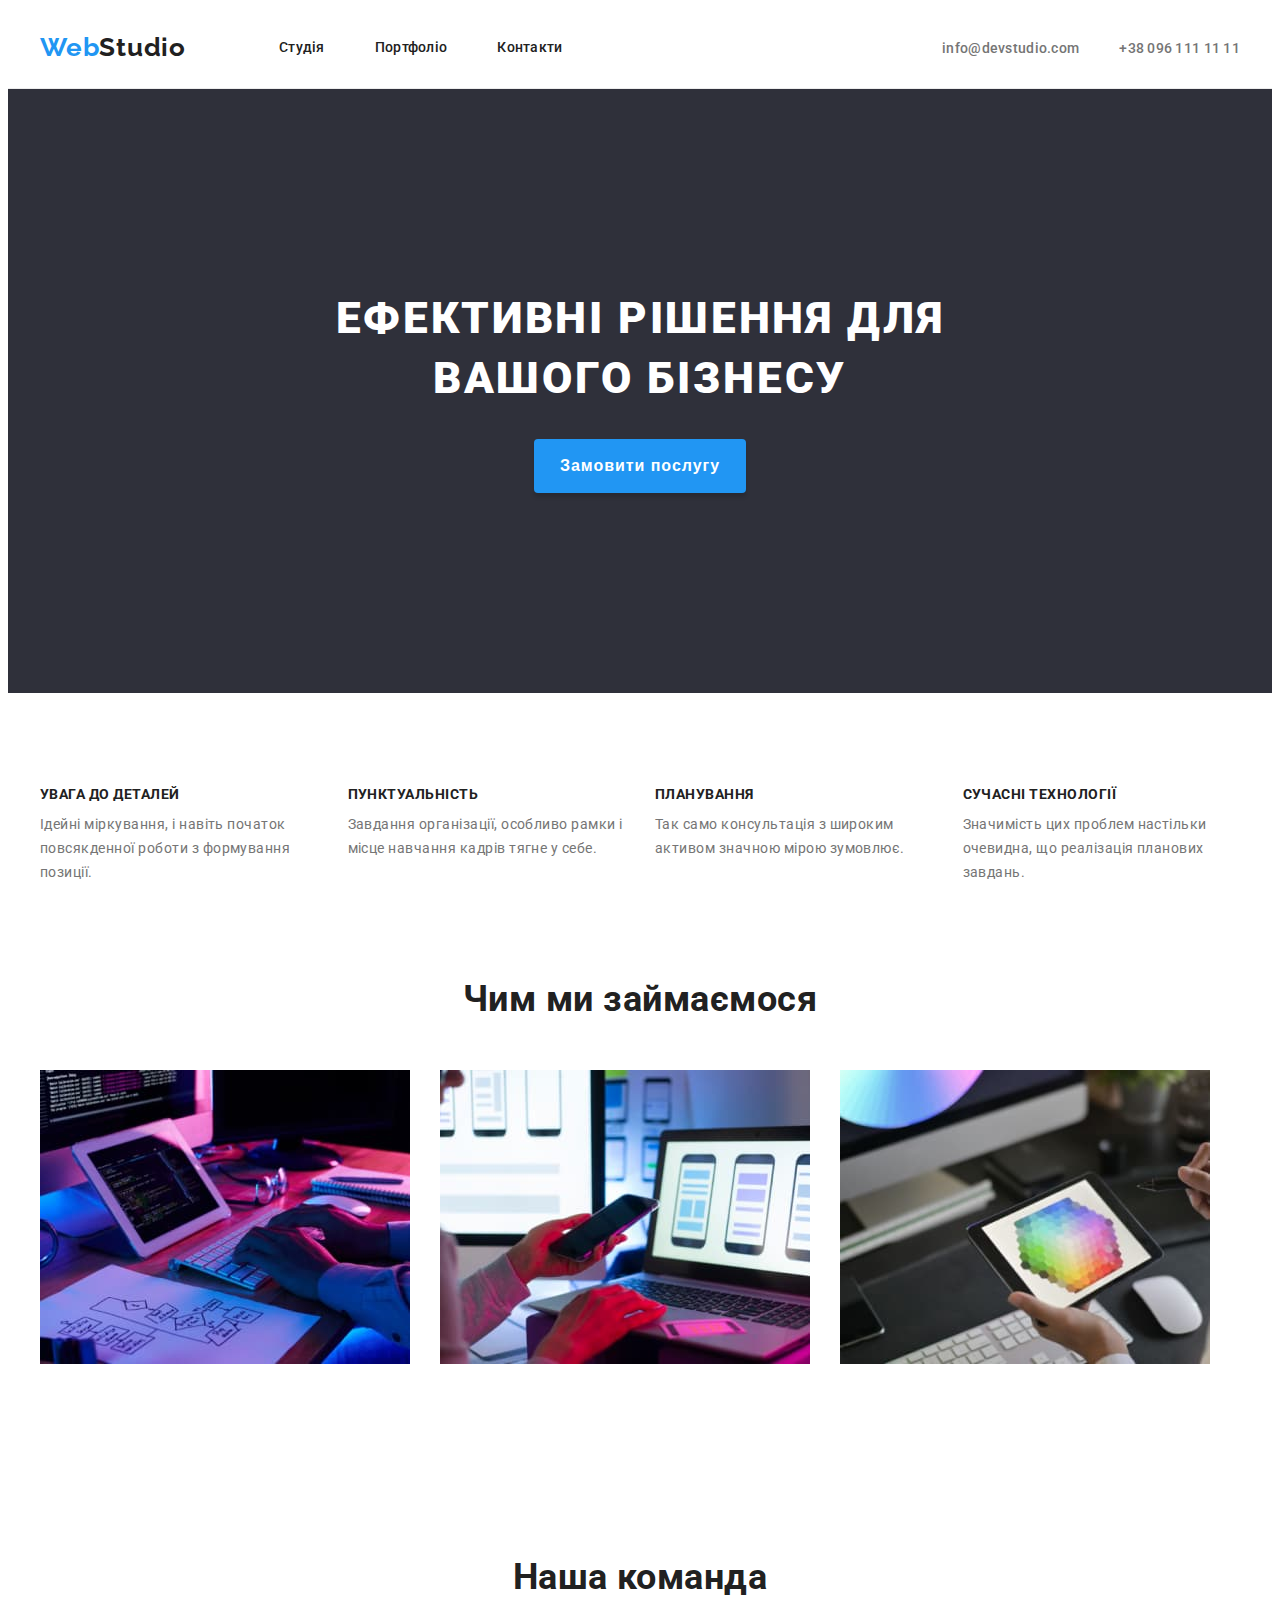
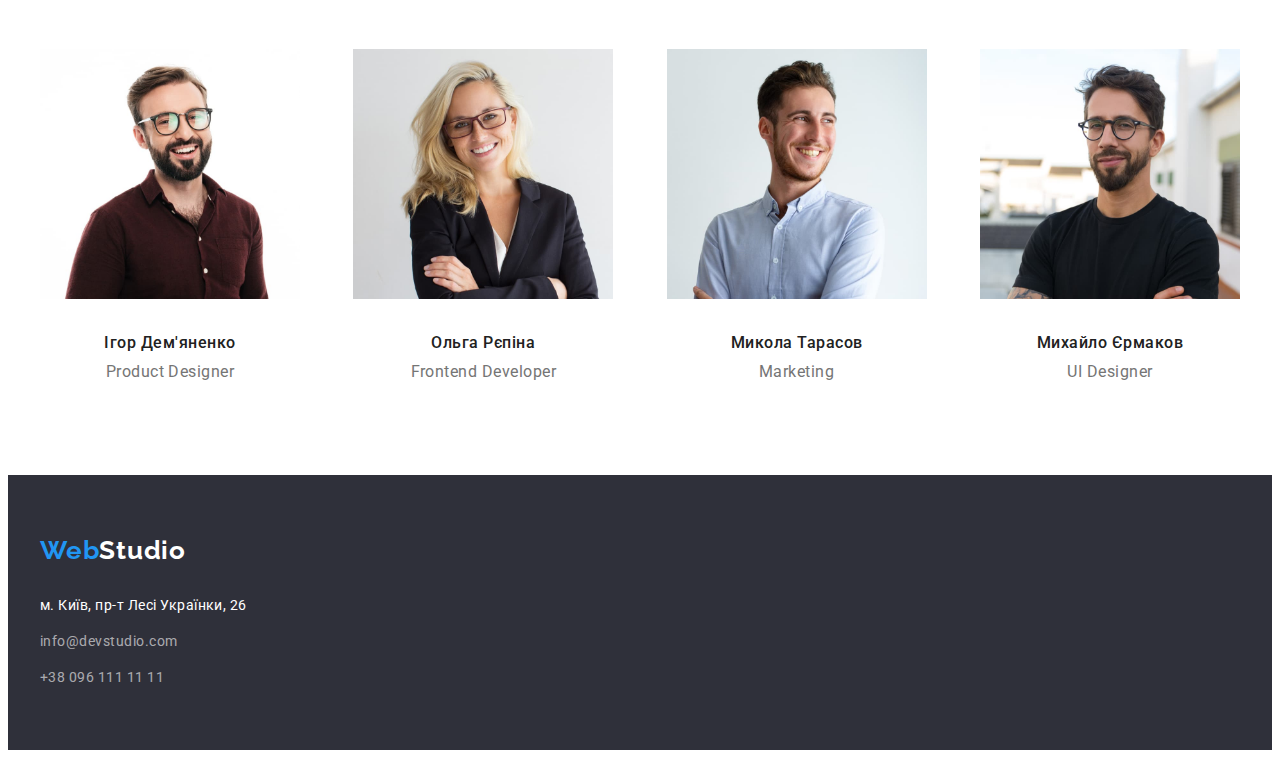
<file: index.html>
<!DOCTYPE html>
<html lang="uk">
<head>
    <meta charset="UTF-8">
    <meta http-equiv="X-UA-Compatible" content="IE=edge">
    <meta name="viewport" content="width=device-width, initial-scale=1.0">
    <title>WebStudio</title>
    <link rel="preconnect" href="https://fonts.googleapis.com">
    <link rel="preconnect" href="https://fonts.gstatic.com" crossorigin>
    <link href="https://fonts.googleapis.com/css2?family=Raleway:wght@700&family=Roboto:wght@400;500;700;900&display=swap" rel="stylesheet">
    
    <link rel="stylesheet" href="https://cdnjs.cloudflare.com/ajax/libs/modern-normalize/1.1.0/modern-normalize.min.css" integrity="sha512-wpPYUAdjBVSE4KJnH1VR1HeZfpl1ub8YT/NKx4PuQ5NmX2tKuGu6U/JRp5y+Y8XG2tV+wKQpNHVUX03MfMFn9Q==" crossorigin="anonymous" referrerpolicy="no-referrer" />
    
    <link rel="stylesheet" href="./css/styles.css">
</head>
    <body>
        <header class="header">
            <div class="container header-container">
                <a href="./index.html" class="logo link"><span class="logo-web">Web</span>Studio</a>
                <nav>
                    <ul class="header-list list">
                        <li class="item"><a href="./index.html" class="header-link link">Студія</a></li>
                        <li class="item" ><a href="./portfolio.html" class="header-link link">Портфоліо</a></li>
                        <li class="item"><a href="" class="header-link link">Контакти</a></li>
                    </ul>
                </nav>
                <ul class="contact-list">
                    <li class="list item"><a href="mailto:info@devstudio.com" class="header-contact link">info@devstudio.com</a></li>
                    <li class="list item"><a href="tel:+380961111111" class="header-contact link">+38 096 111 11 11</a></li>
                </ul>
            </div>
        </header>
        
    
        <main>
            <!-- Ефективні рішення для вашого бізнесу -->
            <section class="hero">
                <h1 class="title">Ефективні рішення для <br>вашого бізнесу</h1>
                <button type="button" class="btn">Замовити послугу</button>
            </section>
    
    
            <!-- Переваги -->
            <section class="section">
                <div class="container">
                <h2 class="preference-title">Переваги</h2>
                    <ul class="list preference-list">
                        <li class="preference-item">
                            <h3 class="subtitle">УВАГА ДО ДЕТАЛЕЙ</h3>
                            <p class="text">Ідейні міркування, і навіть початок повсякденної роботи з формування позиції.</p>
                        </li>
                        <li class="preference-item">
                            <h3 class="subtitle">ПУНКТУАЛЬНІСТЬ</h3>
                            <p class="text">Завдання організації, особливо рамки і місце навчання кадрів тягне у себе.</p>
                        </li>
                        <li class="preference-item">
                            <h3 class="subtitle">ПЛАНУВАННЯ</h3>
                            <p class="text">Так само консультація з широким активом значною мірою зумовлює.</p>
                        </li>
                        <li class="preference-item">
                            <h3 class="subtitle">СУЧАСНІ ТЕХНОЛОГІЇ</h3>
                            <p class="text">Значимість цих проблем настільки очевидна, що реалізація планових завдань.</p>
                        </li>
                    </ul>
                </div>
            </section>
    
            <!-- Чим ми займаємося -->
            <section class="section work-section">
                <div class="container">
                    <h2 class="heading">Чим ми займаємося</h2>
                        <ul class="list working-list">
                            <li class="working-item"><img src="./images/img_1.jpg" alt="Дотримання алгоритмів" width="370"></li>
                            <li class="working-item"><img src="./images/img_2.jpg" alt="Дизайн" width="370"></li>
                            <li class="working-item"><img src="./images/img_3.jpg" alt="Увага до деталей" width="370"></li>
                        </ul>
                </div>
            </section>

            <!-- Наша команда -->
            <section class="section ">
                <div class="container">
                    <h2 class="heading">Наша команда</h2>
                        <ul class="list team-list">
                            <li class="team-item">
                                <img src="./images/photo_1.jpg" alt="Ігор Дем'яненко" width="260" class="name-img" >
                                <div class="content">
                                <h3 class="name">Ігор Дем'яненко</h3>
                                <p class="desc">Product Designer</p>
                                </div>
                            </li>
                            <li class="team-item">
                                <img src="./images/photo_2.jpg" alt="Ольга Рєпіна" width="260"  class="name-img">
                                <div class="content">
                                <h3 class="name">Ольга Рєпіна</h3>
                                <p class="desc">Frontend Developer</p>
                                </div>
                            </li>
                            <li class="team-item">
                                <img src="./images/photo_3.jpg" alt="Микола Тарасов" width="260"  class="name-img">
                                <div class="content">
                                <h3 class="name">Микола Тарасов</h3>
                                <p class="desc">Marketing</p>
                                </div>
                            </li>
            
                            <li class="team-item">
                                <img src="./images/photo_4.jpg" alt="Михайло Єрмаков" width="260"  class="name-img">
                                <div class="content">
                                <h3 class="name">Михайло Єрмаков</h3>
                                <p class="desc">UI Designer</p>
                                </div>
                            </li>
                        </ul>
                </div>
            </section>
        </main>
    
        <footer class="footer">
            <div class="container">
                <a href="./index.html" class="logo link footer-logo"><span class="logo-web">Web</span><span
                        class="logo-studio">Studio</span></a>
                <address>
                    <ul class="list">
                        <li class="list-item"><a
                                href="https://www.google.com/maps/place/%D0%B1%D1%83%D0%BB.+%D0%9B%D0%B5%D1%81%D0%B8+%D0%A3%D0%BA%D1%80%D0%B0%D0%B8%D0%BD%D0%BA%D0%B8,+26,+%D0%9A%D0%B8%D0%B5%D0%B2,+02000/@50.4265807,30.5361973,17z/data=!4m13!1m7!3m6!1s0x40d4cf0e033ecbe9:0x57a4dffefec77da0!2z0LHRg9C7LiDQm9C10YHQuCDQo9C60YDQsNC40L3QutC4LCAyNiwg0JrQuNC10LIsIDAyMDAw!3b1!8m2!3d50.4265807!4d30.5383858!3m4!1s0x40d4cf0e033ecbe9:0x57a4dffefec77da0!8m2!3d50.4265807!4d30.5383858"
                                target="_blank" rel="noreferrer noopener" class="map link"> м. Київ, пр-т Лесі Українки, 26</a>
                        </li>
                        <li class="list-item"><a href="mailto:info@devstudio.com"
                                class="footer-contact link">info@devstudio.com</a></li>
                        <li class="list-item"><a href="tel:+380961111111" class="footer-contact link">+38 096 111 11 11</a></li>
                    </ul>
                </address>
            </div>
        </footer>

</body>
</html>
</file>
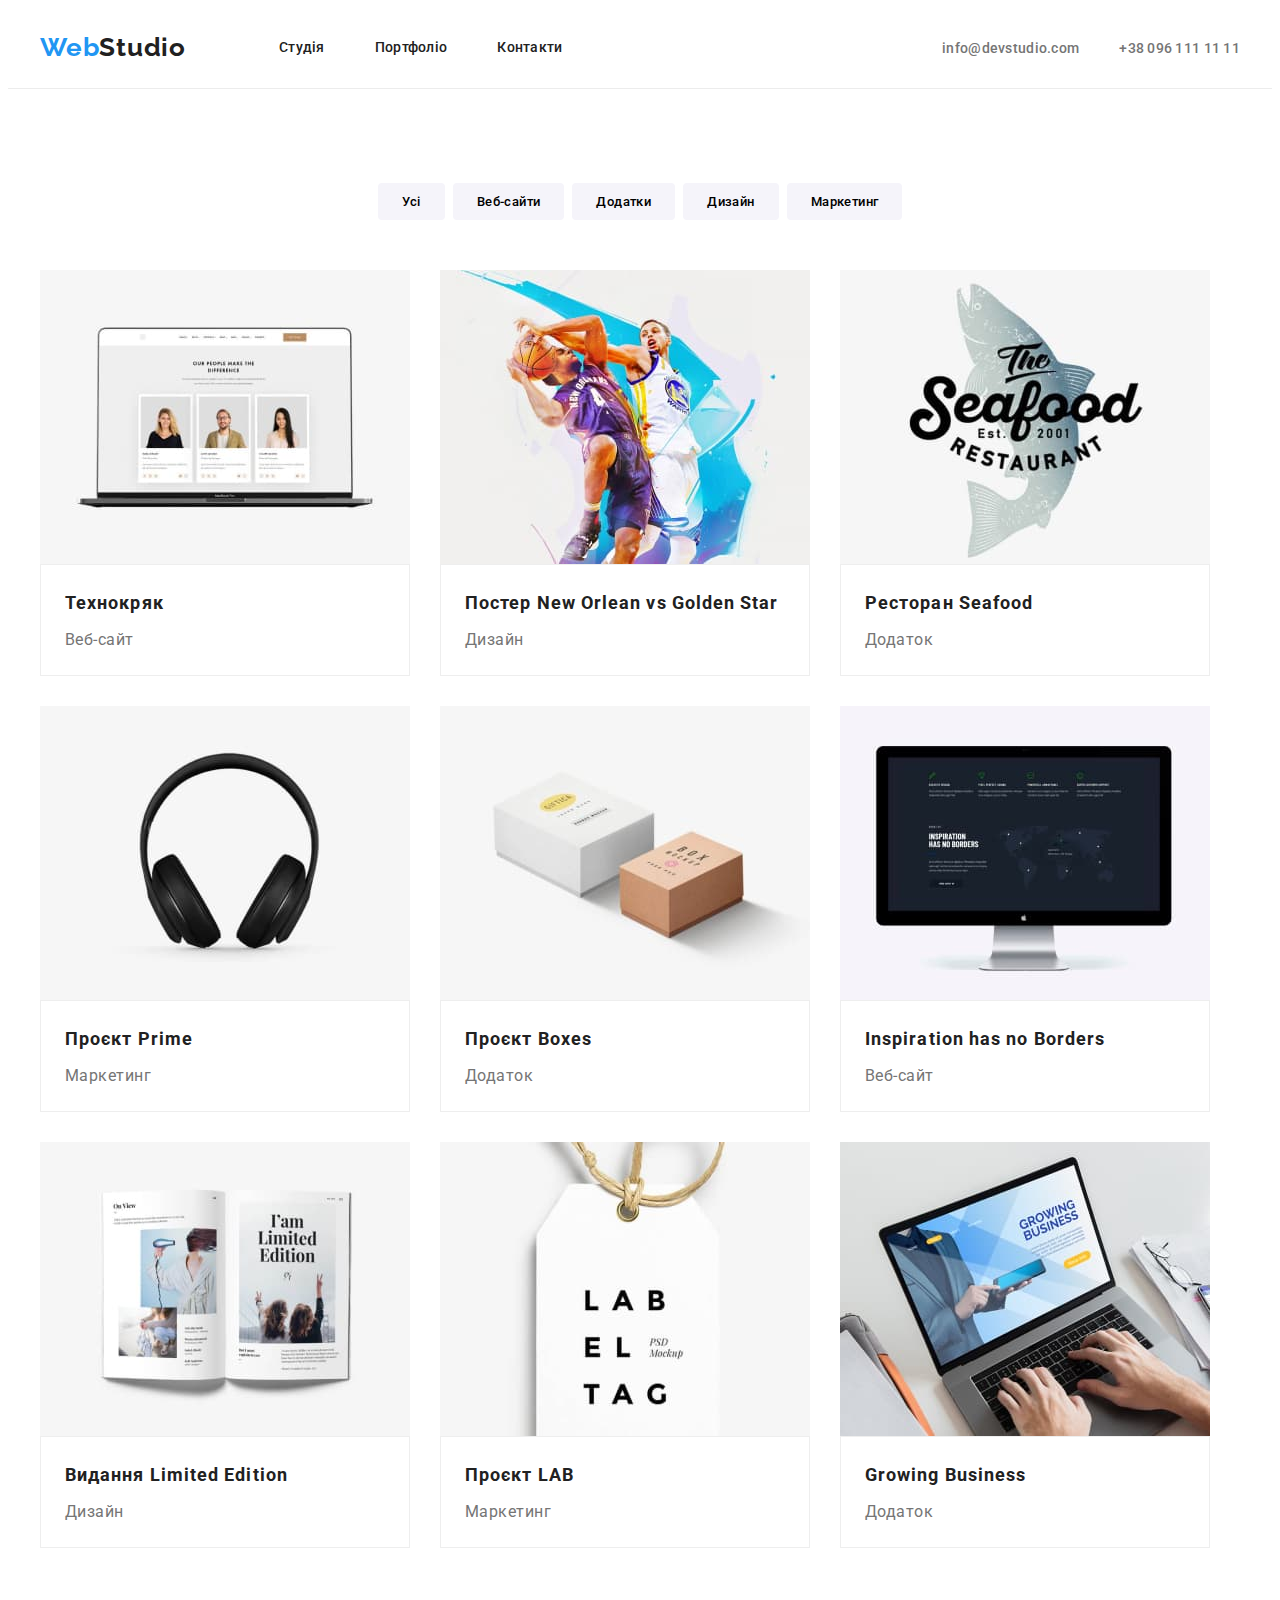
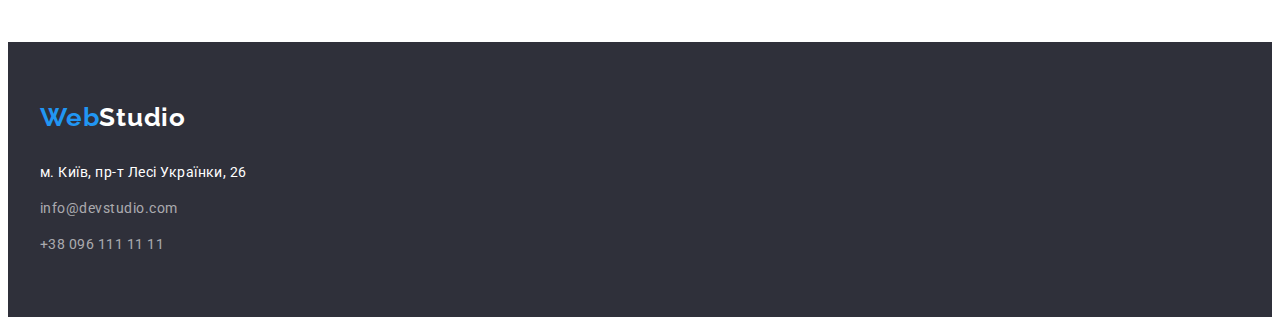
<file: portfolio.html>
<!DOCTYPE html>
<html lang="uk">

<head>
    <meta charset="UTF-8">
    <meta http-equiv="X-UA-Compatible" content="IE=edge">
    <meta name="viewport" content="width=device-width, initial-scale=1.0">
    <title>WebStudio</title>
    <link rel="preconnect" href="https://fonts.googleapis.com">
    <link rel="preconnect" href="https://fonts.gstatic.com" crossorigin>
    <link href="https://fonts.googleapis.com/css2?family=Raleway:wght@700&family=Roboto:wght@400;500;700;900&display=swap"
        rel="stylesheet">
    
    <link rel="stylesheet" href="https://cdnjs.cloudflare.com/ajax/libs/modern-normalize/1.1.0/modern-normalize.min.css"
        integrity="sha512-wpPYUAdjBVSE4KJnH1VR1HeZfpl1ub8YT/NKx4PuQ5NmX2tKuGu6U/JRp5y+Y8XG2tV+wKQpNHVUX03MfMFn9Q=="
        crossorigin="anonymous" referrerpolicy="no-referrer" />
    
    <link rel="stylesheet" href="./css/styles.css">
</head>

<body>

    <header class="header">
        <div class="container header-container">
            <a href="./index.html" class="logo link"><span class="logo-web">Web</span>Studio</a>
            <nav>
                <ul class="header-list list">
                    <li class="item"><a href="./index.html" class="header-link link">Студія</a></li>
                    <li class="item"><a href="./portfolio.html" class="header-link link">Портфоліо</a></li>
                    <li class="item"><a href="" class="header-link link">Контакти</a></li>
                </ul>
            </nav>
            <ul class="contact-list container-contact">
                <li class="list item"><a href="mailto:info@devstudio.com" class="header-contact link">info@devstudio.com</a>
                </li>
                <li class="list item"><a href="tel:+380961111111" class="header-contact link">+38 096 111 11 11</a></li>
            </ul>
        
            </div>
    </header>

    <main>
        <h2 class="portfolio-title">Portfolio</h2>
        <section class="section">
            <div class="container">
            <ul class="list filter" >
                <li class="filter-items"><button type="button" class="portfolio-btn">Усі</button></li>
                <li class="filter-items"><button type="button" class="portfolio-btn">Веб-сайти</button></li>
                <li class="filter-items"><button type="button" class="portfolio-btn">Додатки</button></li>
                <li class="filter-items"><button type="button" class="portfolio-btn">Дизайн</button></li>
                <li class="filter-items"><button type="button" class="portfolio-btn">Маркетинг</button></li>
            </ul>
        
            <ul class="list grid">
                <li class="grid-item">
                    <img src="./images/port_1.jpg" alt="Технокряк" width="370" class="pic">
                    <div class="headline">
                    <h3 class="caption">Технокряк</h3>
                    <p class="info">Веб-сайт</p>
                    </div>
                </li>
                <li class="grid-item">
                    <img src="./images/port_2.jpg" alt="Постер New Orlean vs Golden Star" width="370" class="pic" >
                    <div class="headline">
                        <h3 class="caption">Постер New Orlean vs Golden Star</h3>
                    <p class="info">Дизайн</p></div>
                </li>
                <li class="grid-item">
                    <img src="./images/port_3.jpg" alt="Ресторан Seafood" width="370" class="pic">
                    <div class="headline">
                        <h3 class="caption">Ресторан Seafood</h3>
                    <p class="info">Додаток</p></div>
                </li>
                <li class="grid-item">
                    <img src="./images/port_4.jpg" alt="Проєкт Prime" width="370" class="pic">
                    <div class="headline">
                        <h3 class="caption">Проєкт Prime</h3>
                    <p class="info">Маркетинг</p></div>
                </li>
                <li class="grid-item">
                    <img src="./images/port_5.jpg" alt="Проєкт Boxes" width="370" class="pic">
                    <div class="headline"><h3 class="caption">Проєкт Boxes</h3>
                    <p class="info">Додаток</p> 
                    </div>
                
                </li>
                <li class="grid-item">
                    <img src="./images/port_6.jpg" alt="Inspiration has no Borders" width="370" class="pic">
                    <div class="headline">
                        <h3 class="caption">Inspiration has no Borders</h3>
                    <p class="info">Веб-сайт</p></div>
                </li>
                <li class="grid-item">
                    <img src="./images/port_7.jpg" alt="Видання Limited Edition" width="370" class="pic">
                    <div class="headline">
                        <h3 class="caption">Видання Limited Edition</h3>
                    <p class="info">Дизайн</p></div>
                </li>
                <li class="grid-item">
                    <img src="./images/port_8.jpg" alt="Проєкт LAB" width="370" class="pic">
                    <div class="headline">
                        <h3 class="caption">Проєкт LAB</h3>
                    <p class="info">Маркетинг</p></div>
                </li>
                <li class="grid-item">
                    <img src="./images/port_9.jpg" alt="Growing Business" width="370" class="pic">
                    <div class="headline">
                    <h3 class="caption">Growing Business</h3>
                    <p class="info">Додаток</p></div>

                </li>
            </ul>
            
            </div>
        </section>
    </main>



    <footer class="footer">
        <div class="container">
            <a href="./index.html" class="logo link footer-logo"><span class="logo-web">Web</span><span
                    class="logo-studio">Studio</span></a>
            <address>
                <ul class="list">
                    <li class="list-item"><a
                            href="https://www.google.com/maps/place/%D0%B1%D1%83%D0%BB.+%D0%9B%D0%B5%D1%81%D0%B8+%D0%A3%D0%BA%D1%80%D0%B0%D0%B8%D0%BD%D0%BA%D0%B8,+26,+%D0%9A%D0%B8%D0%B5%D0%B2,+02000/@50.4265807,30.5361973,17z/data=!4m13!1m7!3m6!1s0x40d4cf0e033ecbe9:0x57a4dffefec77da0!2z0LHRg9C7LiDQm9C10YHQuCDQo9C60YDQsNC40L3QutC4LCAyNiwg0JrQuNC10LIsIDAyMDAw!3b1!8m2!3d50.4265807!4d30.5383858!3m4!1s0x40d4cf0e033ecbe9:0x57a4dffefec77da0!8m2!3d50.4265807!4d30.5383858"
                            target="_blank" rel="noreferrer noopener" class="map link"> м. Київ, пр-т Лесі Українки, 26</a>
                    </li>
                    <li class="list-item"><a href="mailto:info@devstudio.com"
                            class="footer-contact link">info@devstudio.com</a></li>
                    <li class="list-item"><a href="tel:+380961111111" class="footer-contact link">+38 096 111 11 11</a></li>
                </ul>
            </address>
        </div>
    </footer>
    
</body>
</html>
</file>
<file: css/styles.css>
:root{
    --primary-text-color: rgba(33, 33, 33, 1); 
    --text-color: rgba(117, 117, 117, 1);
    --accent-color: #2196F3;
}

p, h1, h2, h3, h4, h5, h6{  
    margin: 0px;
}

ul {
    margin: 0px;
    padding-left: 0px;
}

body {
    font-family: 'Roboto', sans-serif ;
    background-color: #ffffff;
    letter-spacing: 0.03em;
    color: #212121;
}

.link {
    text-decoration: none;
}

.list {
    list-style: none;
}

.container {
    width: 1200px;
    padding-left: 15px;
    padding-right: 15px;
    margin-left: auto;
    margin-right: auto;

}

.header {
    border-bottom: 1px solid #ECECEC;
}

.header-container {
    display: flex;
    align-items: center;
}

.section {
    padding:  94px 0;
}


/* logo */
.logo {
    color: var(--primary-text-color);
    font-family: 'Raleway', sans-serif; 
    font-weight: 700;
    font-size: 26px;
    line-height: 1.2;
    letter-spacing: 0.03em;   
}
.logo-web {
    color: var(--accent-color)
}


/* header list */

.header-list {
    display: flex;
    margin-left: 93px;
}
.header-list .item:not(:last-child) {
    margin-right: 50px;
}


/* header link */

.header-link {
    display: block;
    color: var(--primary-text-color);
    font-weight: 500;
    font-size: 14px;
    line-height: 1.14;
    letter-spacing: 0.02em;
    padding: 32px 0;
}
.header-link:hover,
.header-link:focus
.header-link:visited {
    color: var(--accent-color);
}


/* header contact */

.header-contact{
    color: var(--text-color);
    font-weight: 500;
    font-size: 14px;
    line-height: 1.14;
    letter-spacing: 0.02em;
}
.contact-list {
    display: flex;
    margin-left: auto;
}

.contact-list .item:not(:last-child) {
    margin-right: 40px;
}
.header-contact:hover,
.header-contact:focus,
.footer-contact:hover,
.footer-contact:focus,
.map:hover,
.map:focus
 {
    color: var(--accent-color);
}


/* hero */

.hero{
    text-align: center;
    padding: 200px 0;
    background-color: #2F303A;
}
.title{
    text-transform: uppercase;
    color:rgba(255, 255, 255, 1); 
    font-weight: 900;
    font-size: 44px;
    line-height: 1.36;
    letter-spacing: 0.06em;  
    margin-bottom: 30px;
}
.btn{
    display: inline-block;
    padding: 10px 24px;

    background-color: var(--accent-color);
    box-shadow: 0px 4px 4px rgba(0, 0, 0, 0.15);
    border-radius: 4px;
    border-color: transparent;

    cursor: pointer;

    color: #ffffff;
    font-weight: 700;
    font-size: 16px;
    line-height: 1.9;
    letter-spacing: 0.06em;
    align-items: center;
    text-align: center; 
}

/* preference */

.preference-list{
    display: flex;
    flex-wrap: wrap;
    justify-content: space-between;  
}
.preference-item {
    flex-basis: calc((100% - 90px) / 4);
}
.subtitle{
    font-weight: 700;
    font-size: 14px;
    line-height: 1.14;
    text-transform: uppercase;
    margin-bottom: 10px;
}
.text{
    color: var(--text-color);
    font-size: 14px;
    line-height: 1.7;
}
.preference-title,
.portfolio-title {
    position: absolute;
    width: 1px;
    height: 1px;
    margin: -1px;
    border: 0;
    padding: 0;
    white-space: nowrap;
    clip-path: inset(100%);
    clip: rect(0 0 0 0);
    overflow: hidden;
}


/* what we do */

.work-section {
    padding-top: 0;
}
.heading {
    font-weight: 700;
    font-size: 36px;
    line-height: 1.17;
    text-align: center;  
    margin-bottom: 50px; 
}
.working-list{
    display: flex;
}
.working-list .working-item:not(:last-child),
.team-list .team-item:not(:last-child){
    margin-right: 30px;
}


/* team */

.team-list {
    display: flex;
    justify-content:space-between;
}
.content {
    /* padding: 0 0 20px 70px; */
    text-align: center;
}
.name{
    font-weight: 500;
    font-size: 16px;
    line-height: 1.19;
    margin-bottom: 10px;
}
.name-img {
    margin-bottom: 30px;
}
.desc,
.info {
    color: var(--text-color);
    line-height: 1.19;
}


/* footer */
.footer {
    background-color: #2F303A;
    padding: 60px 0;
}
.footer-logo{
    display: block;
    margin-bottom: 28px;
}
.logo-studio{
    color: #ffffff;
}
.list .list-item:not(:last-child){
    margin-bottom: 12px;
}
.map{
    color: #ffffff;
    font-style: normal;
    font-size: 14px;
    line-height: 1.7;
}
.footer-contact{
    color: rgba(255, 255, 255, 0.6);
    font-style: normal;
    font-size: 14px;
    line-height: 1.7;
}



/* PORTFOLIO */
.filter{
    display: flex;
    margin-bottom: 50px;
    justify-content: center;
}
.filter .filter-items:not(:last-child){
    margin-right: 8px;
}
.grid{
    display: flex;
    flex-wrap: wrap;
    margin: -15px;  
}
.grid-item{
    width: 370px;
    /* flex-basis: calc((100% - 60px) / 3); */
   margin: 15px;
}
.headline {
    padding: 20px 24px;
    border: 1px solid #EEEEEE;
}
.portfolio-btn {
    display: inline-block;
    padding: 6px 22px;

    font-family: 'Roboto';
    font-weight: 500;
    line-height: 1.6;
    letter-spacing: 0.03em;

    background: #F5F4FA;
    border-radius: 4px;
    border-color: transparent;
    cursor: pointer;
}
.portfolio-btn:focus,
.portfolio-btn:hover {
    background-color: var(--accent-color);
    color: #ffffff;
}
.caption{
    font-size: 18px;
    line-height: 2;
    letter-spacing: 0.06em;
    margin-bottom: 4px;
}
.info {
    line-height: 1.875;
}
.pic {
    display: block;
}
</file>
